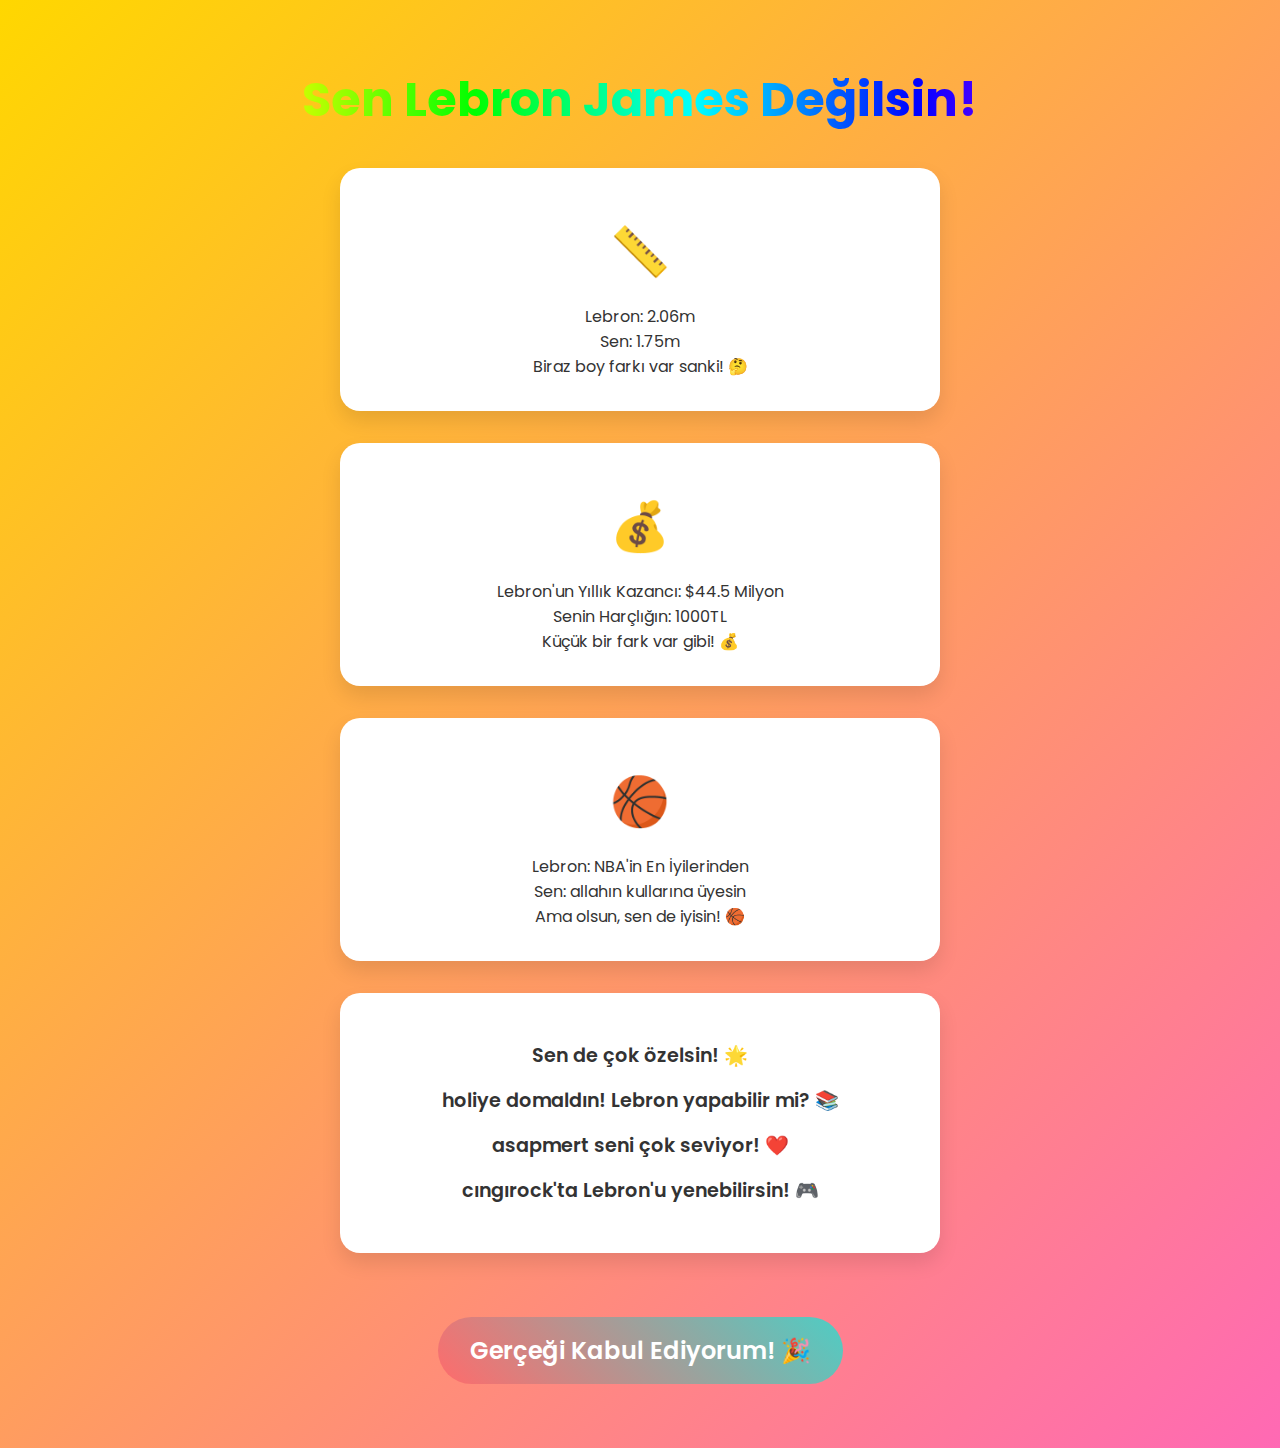
<file: index.html>
<!DOCTYPE html>
<html lang="tr">
<head>
    <meta charset="UTF-8">
    <meta name="viewport" content="width=device-width, initial-scale=1.0">
    <title>Sen Lebron Değilsin!</title>
    <link href="https://fonts.googleapis.com/css2?family=Poppins:wght@400;600;700&display=swap" rel="stylesheet">
    <style>
        * {
            margin: 0;
            padding: 0;
            box-sizing: border-box;
        }

        body {
            font-family: 'Poppins', sans-serif;
            background: linear-gradient(135deg, #ffd700, #ff69b4);
            color: #333;
            min-height: 100vh;
            text-align: center;
            padding: 2rem;
        }

        .rainbow-text {
            font-size: 3rem;
            margin: 2rem 0;
            font-weight: 700;
            background: linear-gradient(to right, 
                #ff0000, #ff8000, #ffff00, #80ff00, #00ff00, #00ff80, 
                #00ffff, #0080ff, #0000ff, #8000ff, #ff00ff, #ff0080);
            -webkit-background-clip: text;
            background-clip: text;
            color: transparent;
            animation: rainbow 5s linear infinite;
        }

        @keyframes rainbow {
            0% { background-position: 0% 50%; }
            100% { background-position: 100% 50%; }
        }

        .fact-card {
            background: white;
            border-radius: 20px;
            padding: 2rem;
            margin: 2rem auto;
            max-width: 600px;
            box-shadow: 0 10px 20px rgba(0,0,0,0.1);
            animation: slideIn 1s ease-out;
            font-weight: 400;
        }

        @keyframes slideIn {
            from { transform: translateX(-100%); opacity: 0; }
            to { transform: translateX(0); opacity: 1; }
        }

        .emoji {
            font-size: 48px;
            margin: 1rem;
        }

        .message {
            font-size: 1.2rem;
            margin: 1rem;
            font-weight: 600;
            animation: popIn 0.5s ease-out forwards;
        }

        @keyframes popIn {
            from { transform: scale(0); }
            to { transform: scale(1); }
        }

        .fun-button {
            font-family: 'Poppins', sans-serif;
            font-size: 1.5rem;
            font-weight: 600;
            padding: 1rem 2rem;
            border: none;
            border-radius: 50px;
            background: linear-gradient(45deg, #ff6b6b, #4ecdc4);
            color: white;
            cursor: pointer;
            transition: transform 0.3s;
            margin: 2rem;
        }

        .fun-button:hover {
            transform: scale(1.1);
        }

        .confetti {
            position: fixed;
            width: 10px;
            height: 10px;
            background-color: #f0f;
            opacity: 0;
        }

        @keyframes confettiFall {
            0% { opacity: 1; transform: translateY(-100vh) rotate(0deg); }
            100% { opacity: 0; transform: translateY(100vh) rotate(360deg); }
        }
    </style>
</head>
<body>
    <h1 class="rainbow-text">Sen Lebron James Değilsin!</h1>

    <div class="fact-card">
        <div class="emoji">📏</div>
        <p>Lebron: 2.06m</p>
        <p>Sen: 1.75m</p>
        <p>Biraz boy farkı var sanki! 🤔</p>
    </div>

    <div class="fact-card">
        <div class="emoji">💰</div>
        <p>Lebron'un Yıllık Kazancı: $44.5 Milyon</p>
        <p>Senin Harçlığın: 1000TL</p>
        <p>Küçük bir fark var gibi! 💰</p>
    </div>

    <div class="fact-card">
        <div class="emoji">🏀</div>
        <p>Lebron: NBA'in En İyilerinden</p>
        <p>Sen: allahın kullarına üyesin</p>
        <p>Ama olsun, sen de iyisin! 🏀</p>
    </div>

    <div class="fact-card">
        <p class="message">Sen de çok özelsin! 🌟</p>
        <p class="message">holiye domaldın! Lebron yapabilir mi? 📚</p>
        <p class="message">asapmert seni çok seviyor! ❤️</p>
        <p class="message">cıngırock'ta Lebron'u yenebilirsin! 🎮</p>
    </div>

    <button id="realityButton" class="fun-button">
        Gerçeği Kabul Ediyorum! 🎉
    </button>

    <script>
        document.getElementById('realityButton').addEventListener('click', () => {
            for (let i = 0; i < 100; i++) {
                setTimeout(() => {
                    const confetti = document.createElement('div');
                    confetti.className = 'confetti';
                    confetti.style.left = Math.random() * window.innerWidth + 'px';
                    confetti.style.backgroundColor = `hsl(${Math.random() * 360}, 100%, 50%)`;
                    confetti.style.animation = `confettiFall ${Math.random() * 3 + 2}s linear`;
                    document.body.appendChild(confetti);
                    
                    setTimeout(() => confetti.remove(), 5000);
                }, i * 20);
            }
            
            alert('Tebrikler! Artık gerçeği kabul ettin! 🎉\nAma üzülme, sen de çok özelsin! 😊');
        });

        document.querySelectorAll('.message').forEach((message, index) => {
            message.style.animationDelay = `${index * 0.3}s`;
        });
    </script>
</body>
</html>
</file>
